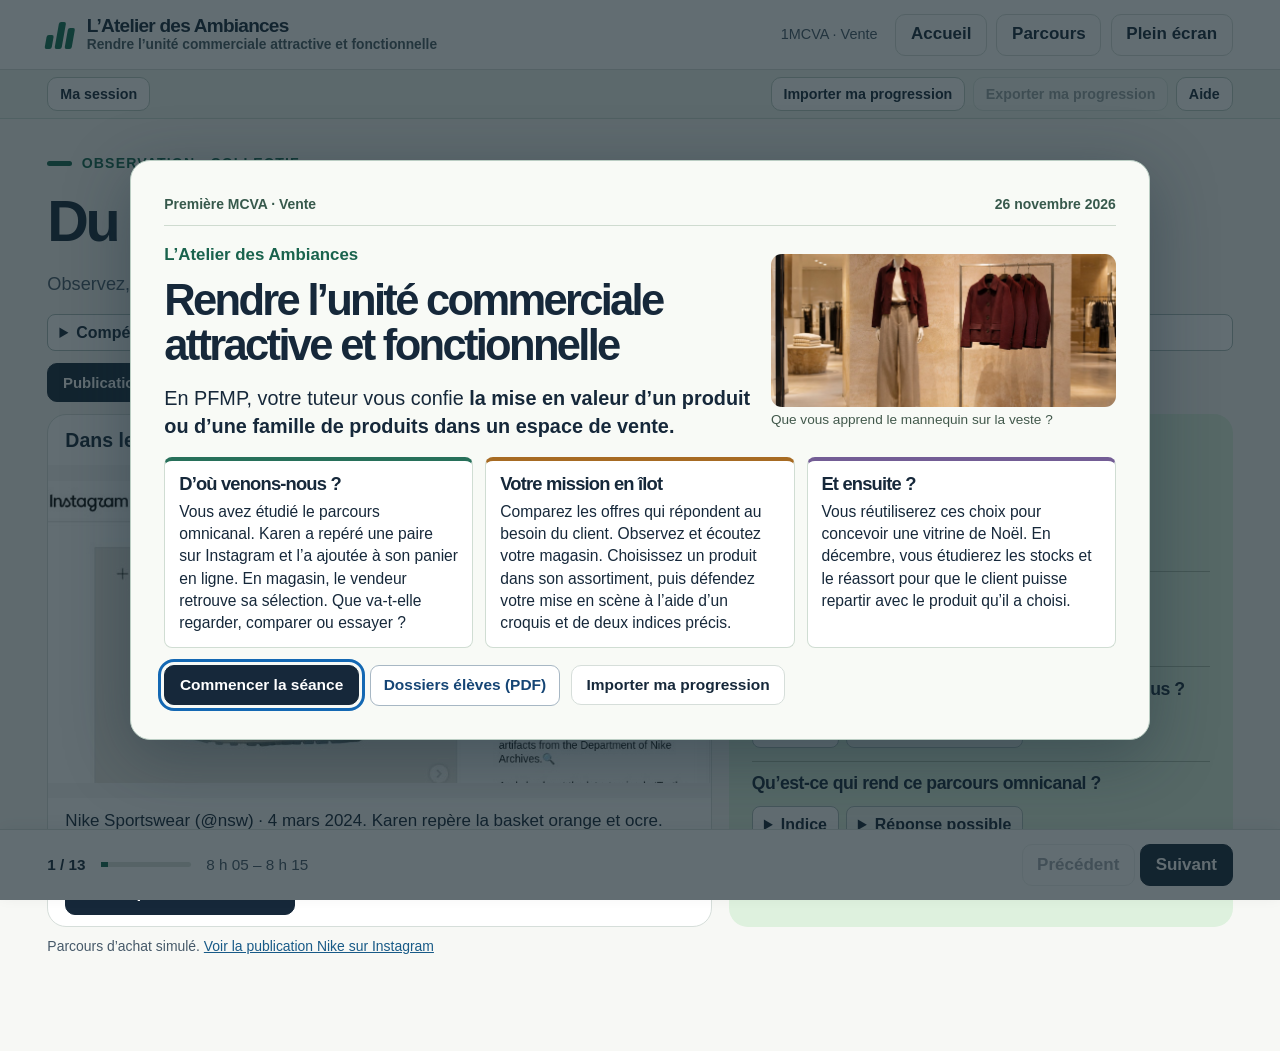
<file: atelier-des-ambiances/index.html>
<!doctype html>
<html lang="fr"><head><meta charset="utf-8"><meta name="viewport" content="width=device-width,initial-scale=1"><meta name="theme-color" content="#182a3b"><title>L’Atelier des Ambiances · Rendre l’unité commerciale attractive et fonctionnelle</title><link rel="stylesheet" href="style.css"><script defer src="scene.js"></script><script defer src="config.js"></script><script defer src="carnet.js"></script><script defer src="cours.js"></script></head><body>
<header class="top"><div class="identity"><i class="brandmark" aria-hidden="true"><b></b><b></b><b></b></i><span>L’Atelier des Ambiances<small>Rendre l’unité commerciale attractive et fonctionnelle</small></span></div><div class="toolbar"><span class="classTag">1MCVA · Vente</span><button id="welcomeOpen">Accueil</button><button id="plan">Parcours</button><button id="full">Plein écran</button></div></header>
<nav id="carnetbar" aria-label="Session et sauvegarde"><button id="sessionButton">Ma session</button><div class="saveTools"><button data-carnet="import">Importer ma progression</button><button data-carnet="export">Exporter ma progression</button><button data-carnet="help" aria-label="Aide pour sauvegarder et reprendre">Aide</button></div></nav><p id="carnetNotice" role="status" hidden></p>
<input type="file" id="importFile" accept=".json,application/json" hidden>
<dialog id="welcomeDialog" aria-labelledby="welcomeTitle">
<div class="welcomeHead"><span class="welcomeEyebrow">Première MCVA · Vente</span><span>26 novembre 2026</span></div>
<div class="welcomeLayout"><div><p class="welcomeCourse">L’Atelier des Ambiances</p>
<h1 id="welcomeTitle">Rendre l’unité commerciale attractive et fonctionnelle</h1>
<p class="welcomeLead">En PFMP, votre tuteur vous confie <strong>la mise en valeur d’un produit ou d’une famille de produits dans un espace de vente.</strong></p></div>
<figure><img id="welcomeImage" alt="Une veste bordeaux portée sur un mannequin, à côté d’un portant de vestes."><figcaption>Que vous apprend le mannequin sur la veste ?</figcaption></figure></div>
<div class="welcomeRoute"><section><h2>D’où venons-nous ?</h2><p>Vous avez étudié le parcours omnicanal. Karen a repéré une paire sur Instagram et l’a ajoutée à son panier en ligne. En magasin, le vendeur retrouve sa sélection. Que va-t-elle regarder, comparer ou essayer ?</p></section>
<section><h2>Votre mission en îlot</h2><p>Comparez les offres qui répondent au besoin du client. Observez et écoutez votre magasin. Choisissez un produit dans son assortiment, puis défendez votre mise en scène à l’aide d’un croquis et de deux indices précis.</p></section>
<section><h2>Et ensuite ?</h2><p>Vous réutiliserez ces choix pour concevoir une vitrine de Noël. En décembre, vous étudierez les stocks et le réassort pour que le client puisse repartir avec le produit qu’il a choisi.</p></section></div>
<div class="welcomeActions"><button class="dark" id="welcomeContinue" autofocus>Commencer la séance</button><a class="linkbtn" id="welcomePdf" download="Dossiers_eleves_1MCVA.pdf">Dossiers élèves (PDF)</a><button data-carnet="import">Importer ma progression</button></div><p id="welcomeNotice" role="status"></p>
</dialog>
<dialog id="sessionDialog" aria-labelledby="sessionHeading"><div id="sessionContent"></div></dialog>
<dialog id="saveHelp" aria-labelledby="saveHeading"><div class="dialoghead"><h2 id="saveHeading">Emporter mon travail</h2><button data-close>Fermer</button></div><ol class="recipe"><li>Clique sur <b>Exporter ma progression</b>. Retrouve le fichier <b>.json</b> dans <b>Téléchargements</b> ou dans le dossier que tu as choisi.</li><li>Envoie-toi ce fichier en pièce jointe sur ta boîte mail. En groupe, chacun peut en garder une copie.</li><li>Sur l’autre ordinateur, télécharge la pièce jointe, ouvre l’Atelier et clique sur <b>Importer ma progression</b>. Choisis le fichier pour retrouver tes réponses et la dernière étape.</li></ol><p>Un clic droit sur Importer ou Exporter ouvre aussi cette aide. Sur téléphone, touche « Aide ».</p></dialog>
<dialog id="confirmImport" aria-labelledby="replaceHeading"><div class="dialoghead"><h2 id="replaceHeading">Reprendre ce carnet ?</h2></div><p id="replaceInfo"></p><p>Le carnet importé remplacera celui de cet onglet. Tu peux d’abord exporter ton travail actuel.</p><div class="tools"><button data-close>Annuler</button><button data-carnet="confirmImport" class="dark">Reprendre le carnet importé</button></div></dialog>
<main id="stage" aria-live="off"></main>
<footer><div class="status"><strong id="count"></strong><div class="track"><i id="progress"></i></div><span id="time"></span></div><div><button id="prev">Précédent</button><button class="dark" id="next">Suivant</button></div></footer>
<dialog id="menu"><div class="dialoghead"><h2>Le parcours des deux heures</h2><button data-close>Fermer</button></div><div id="menulist"></div></dialog>
<dialog id="photo"><div class="dialoghead"><h2 id="photoTitle">Observer la scène</h2><button data-close>Fermer</button></div><img id="large" alt=""><p id="credit"></p></dialog>
<dialog id="help"><div class="dialoghead"><h2>Fiche repère</h2><button data-close>Fermer</button></div><div id="gloss"></div></dialog>
<noscript>Active JavaScript pour parcourir la démonstration.</noscript>
</body></html>
</file>
<file: atelier-des-ambiances/style.css>
*{box-sizing:border-box} :root{--ink:#16283a;--sub:#465969;--paper:#f7f8f5;--line:#d6deda;--c:#11694c;--p:#d8f3ca;--radius:19px;font:17px/1.45 "Inter","Arial",sans-serif}body{margin:0;background:var(--paper);color:var(--ink)}button,select{font:inherit;color:inherit}button{cursor:pointer;border:1px solid var(--line);background:white;border-radius:10px;padding:.46rem .86rem;font-weight:650}button:hover,select:hover{border-color:var(--c)}button:focus-visible,select:focus-visible,a:focus-visible{outline:3px solid #1468b3;outline-offset:3px}button:disabled{opacity:.4;cursor:default}button.dark{background:var(--ink);color:white;border-color:var(--ink)}.top,footer{display:flex;justify-content:space-between;align-items:center;gap:1rem;padding:.8rem clamp(14px,3.7vw,70px);background:#fff;border-bottom:1px solid var(--line)}.top{min-height:62px}.identity,.toolbar,.status,.tools,.tabs,.chips{display:flex;align-items:center;gap:.55rem;flex-wrap:wrap}.identity{font-weight:800;font-size:1.12rem;letter-spacing:-.04em}.brandmark{height:29px;width:30px;display:flex;gap:3px;align-items:flex-end;transform:skew(-10deg)}.brandmark b{background:#117354;width:7px;height:14px;border-radius:2px}.brandmark b:nth-child(2){height:27px}.brandmark b:last-child{height:21px}.classTag{color:var(--sub);font-size:.85rem;margin-right:.5rem}main{max-width:1590px;margin:auto;padding:clamp(16px,2.7vw,40px) clamp(14px,3.7vw,70px) 24px;min-height:calc(100svh - 144px)}.kicker{display:flex;align-items:center;gap:.55rem;color:var(--c);font-size:.83rem;font-weight:800;letter-spacing:.08em;text-transform:uppercase}.kicker:before{content:"";width:25px;height:5px;background:var(--c);border-radius:4px}h1,h2,h3,p{margin:0}h1{font-size:clamp(2.1rem,4.5vw,4.75rem);font-weight:780;letter-spacing:-.062em;line-height:1.03;margin:.32em 0 .36em}h2{font-size:clamp(1.3rem,2.15vw,2rem);letter-spacing:-.045em;line-height:1.14;margin:.2em 0 .5em}h3{letter-spacing:-.026em}.intro{font-size:clamp(1rem,1.42vw,1.32rem);line-height:1.35;color:var(--sub);max-width:95ch;margin:.1rem 0 1.05rem}.grid{display:grid;grid-template-columns:minmax(0,1.32fr) minmax(0,1fr);gap:1rem;align-items:stretch}.grid.flip{grid-template-columns:1fr 1.18fr}.panel,.sheet,.scene,.mini{border-radius:var(--radius);border:1px solid var(--line);background:white;padding:clamp(15px,1.7vw,27px);min-width:0}.tint{background:var(--p);border-color:transparent}.scene{padding:0;overflow:hidden;display:flex;flex-direction:column;position:relative;background:#142932;color:white;min-height:240px}.scene img{width:100%;height:clamp(210px,34vh,410px);object-fit:cover;display:block}.scene .capt{padding:.7rem 1rem;display:flex;align-items:center;justify-content:space-between;gap:.8rem;font-size:.9rem}.capt button{font-size:.85rem;color:white;background:transparent;border-color:#78909a;white-space:nowrap}.minor{font-size:.86rem;font-weight:750;color:var(--c)}.scene .minor{color:#bff1ce}.promptrow{display:flex;gap:.7rem;padding:.65rem 0;border-bottom:1px solid #a6bdaa;align-items:baseline;font-size:clamp(1.04rem,1.6vw,1.45rem);line-height:1.24;font-weight:650}.promptrow:last-child{border-bottom:0}.mark{font:700 .78rem/1 Arial;min-width:1.35rem;color:var(--c)}.tabs{margin:.7rem 0}.tabs button,.chips button{font-size:.88rem}.tabs button.on,.chips button.on{color:#fff;background:var(--ink);border-color:var(--ink)}.tools{margin-top:.8rem}.soft{background:var(--p);border-color:transparent;color:var(--ink)}.under{background:transparent;padding:0 .05em;color:var(--c);border:0;border-bottom:2px dotted var(--c);border-radius:0;font-weight:750}.defanswer{margin:.6rem 0;padding:.65rem .9rem;border-left:4px solid var(--c);background:var(--p);color:var(--ink);font-size:1rem}.defanswer:empty{display:none}.cards{display:grid;grid-template-columns:repeat(4,minmax(0,1fr));gap:.7rem}.store{border-radius:var(--radius);overflow:hidden;border:1px solid var(--line);background:white}.store img{width:100%;height:clamp(110px,18vh,180px);object-fit:cover;display:block}.store .inside{padding:.8rem}.store h3{font-size:1.25rem}.store p{font-size:.93rem;color:var(--sub)}.revealing{animation:reel .16s infinite alternate}.wheel{border-radius:50%;width:72px;aspect-ratio:1;margin:12px auto;background:conic-gradient(#167858 0 25%,#ffae83 25% 50%,#aea2f4 50% 75%,#e3de86 75% 100%);border:6px solid white;box-shadow:0 0 0 1px var(--line);position:relative}.wheel:after{content:"";position:absolute;inset:36%;background:#172a37;border:3px solid white;border-radius:50%}.reel{padding:.7rem;text-align:center}.reel .wheel.spinning{animation:spin .5s linear infinite}@keyframes spin{to{transform:rotate(360deg)}}@keyframes reel{to{opacity:.55}}.missionlead{display:flex;align-items:center;gap:1rem;justify-content:space-between;flex-wrap:wrap;margin-bottom:.7rem}.missionlead select{padding:.48rem;border-radius:8px;border:1px solid var(--line);background:white;font-weight:bold;max-width:100%}.choiceGrid{display:grid;grid-template-columns:repeat(2,minmax(0,1fr));gap:.55rem;margin:.8rem 0}.option{display:flex;align-items:baseline;gap:.65rem;text-align:left;min-height:3.4rem;line-height:1.24;padding:.72rem}.option span{background:#edf1f1;border-radius:6px;color:var(--sub);padding:.1rem .35rem;font-size:.83rem}.option.chosen{border:2px solid var(--c);background:var(--p)}.answer{padding:.76rem .9rem;border-left:4px solid var(--c);background:#f1f5f0;margin-top:.65rem}.answer strong{display:block}.steps{display:grid;gap:.55rem;margin:.5rem 0}.step{padding:.62rem .8rem;background:#f2f5f2;border-radius:9px;line-height:1.3}.step b{color:var(--c)}.step small{display:block;color:var(--sub);font-size:.86rem}.sample{padding:.8rem;border-radius:11px;background:#f1f4f2;margin:.6rem 0}.sample div+div{border-top:1px solid var(--line);padding-top:.35rem;margin-top:.35rem}.brief{margin:.7rem 0;padding:.75rem 1rem;background:var(--p);border-radius:10px}.brief b{color:var(--c)}.terms{display:grid;grid-template-columns:repeat(3,minmax(0,1fr));gap:.8rem}.termcard{background:white;border:1px solid var(--line);border-radius:var(--radius);overflow:hidden}.termcard img{width:100%;height:clamp(100px,16vh,160px);object-fit:cover;display:block}.termcard section{padding:1rem}.termcard p{color:var(--sub);margin:.4rem 0}.screenHead{font-size:1.15rem;line-height:1.4}.small{color:var(--sub);font-size:.9rem}.showcase{background:#e7e6f6;color:#302857;padding:1rem;border-radius:13px}.lexline{margin:.7rem 0}.compare{margin:.6rem 0;padding:.7rem 1rem;background:#f5f3ff;border-radius:10px}.textline{display:block;margin:.4rem 0}.teacher{margin:.55rem 0 0}.teacher summary{cursor:pointer;font-weight:bold;color:var(--c)}a{color:#185a87}footer{border-top:1px solid var(--line);border-bottom:none;min-height:67px;position:sticky;bottom:0;z-index:3;box-shadow:0 -3px 14px #152a3410}.status{gap:.9rem;font-size:.9rem}.track{width:90px;height:5px;background:#dde4de;border-radius:4px}.track i{background:var(--c);height:100%;display:block;transition:width .2s}.status span{color:var(--sub)}footer button{margin-left:.3rem}dialog{max-width:min(850px,94vw);max-height:88vh;border:1px solid var(--line);border-radius:18px;padding:1.2rem;color:var(--ink);box-shadow:0 16px 65px #13293660}dialog::backdrop{background:#122232aa}.dialoghead{display:flex;justify-content:space-between;align-items:center;gap:1rem;margin-bottom:.5rem}#menulist{display:grid;grid-template-columns:1fr 1fr;gap:.4rem}#menulist button{text-align:left;display:flex;flex-direction:column}#menulist button small{color:var(--sub);font-size:.8rem}#photo{width:min(1100px,95vw)}#large{width:100%;max-height:65vh;object-fit:contain;background:#10191b}#credit{font-size:.85rem}#gloss p{margin:.4rem 0}.ghost{background:transparent}.inlinepic{width:100%;max-height:130px;object-fit:cover;border-radius:10px}.finalForm{border-top:7px solid #7052a2}.result{font-size:1.18rem;font-weight:bold}.sr{position:absolute;height:1px;width:1px;clip-path:inset(50%);overflow:hidden}
@media(min-width:1600px){:root{font-size:21px}}@media(max-width:850px){.grid,.grid.flip{grid-template-columns:1fr 1fr}.cards{grid-template-columns:1fr 1fr}.terms{gap:.35rem}.termcard section{padding:.65rem}.top{padding:.6rem .9rem}}
@media(max-width:650px){:root{font-size:16px}.top{align-items:flex-start;gap:.3rem}.toolbar{gap:.2rem}.toolbar button{padding:.35rem .5rem;font-size:.85rem}.classTag{display:none}.identity{font-size:1rem}.grid,.grid.flip,.terms,.choiceGrid{grid-template-columns:1fr}.termcard{display:flex;align-items:center}.termcard img{width:26%;height:115px}.scene img{height:205px}.track{display:none}.status{gap:.3rem;flex-direction:column;align-items:flex-start}.cards{gap:.45rem}#menulist{grid-template-columns:1fr}main{min-height:0}.top .brandmark{display:none}footer{padding:.55rem .65rem}.terms .defanswer{padding:.4rem}.scene{min-height:0}}@media(prefers-reduced-motion:reduce){*{animation:none!important;transition:none!important}}
#printSheet{display:none}@media print{@page{size:A4;margin:13mm}html body>*{display:none!important}html body>#printSheet{display:block!important;color:black}#printSheet h1{font-size:24pt}#printSheet h2{margin-top:6mm;font-size:15pt}#printSheet p{font-size:11pt;margin:3mm 0}#printSheet img{width:95mm;height:52mm;object-fit:cover}#printSheet .ruled{font-size:11pt;line-height:1.25;border-bottom:1px dotted #999;padding:2mm 0 6mm}}
.casePic{display:block;width:100%;height:clamp(100px,19vh,220px);object-fit:cover;border-radius:12px;margin:.55rem 0 .8rem}
.identity small{display:block;color:#485c65;font-size:.81rem;letter-spacing:0;font-weight:550;line-height:1.22}.identity>span{line-height:1.15}.tutor{padding:1rem 1.25rem;background:var(--ink);color:#fff;border-radius:14px;border-left:8px solid #efac55;margin:.7rem 0 1rem}.tutor strong{display:block;font-size:clamp(1.18rem,2.05vw,1.9rem);line-height:1.25}.tutor .minor{color:#f6ca8d;margin-bottom:.38rem}.aid{border:1px solid #aabcb9;background:#fff;color:var(--ink);border-radius:8px;padding:.33rem .65rem;font-size:.94rem;margin:.25rem 0}.aid summary,.localtest summary{font-weight:650;cursor:pointer}.aid>div{padding:.4rem 0 .15rem}.aids{display:flex;gap:.4rem;flex-wrap:wrap;margin:.3rem 0}.aids .aid[open]{flex-basis:100%}.solution{background:#eef4ef}.exercise+.exercise{border-top:1px solid #a9bda9;padding-top:.56rem;margin-top:.5rem}.exercise h3{font-size:1.04rem}.linkbtn{display:inline-block;background:#fff;text-decoration:none;border-radius:9px;padding:.48rem .75rem;color:#154575;border:1px solid #a7b7c4;font-weight:650}.primary{background:var(--ink);color:white}.wheelgrid{display:grid;grid-template-columns:1fr .95fr 1fr;gap:.8rem;grid-template-areas:"a wheel b" "c wheel d";align-items:stretch}.wheelgrid article:nth-child(1){grid-area:a}.wheelgrid article:nth-child(2){grid-area:b}.wheelgrid article:nth-child(4){grid-area:c}.wheelgrid article:nth-child(5){grid-area:d}.hub{grid-area:wheel;display:flex;align-items:center;justify-content:center;flex-direction:column;gap:1rem}.roulette{width:min(20vw,234px);min-width:110px;aspect-ratio:1;border-radius:50%;position:relative;background:conic-gradient(#e8ad69 0 25%,#e6dbe9 25% 50%,#98ba9c 50% 75%,#91a8d1 75%);box-shadow:0 0 0 6px white,0 0 0 7px #9eafad}.roulette:after{content:"";position:absolute;inset:43%;border-radius:50%;background:#20313e}.roulette b{position:absolute;font-size:clamp(.55rem,1vw,.9rem)}.roulette b:nth-child(1){top:24%;right:20%}.roulette b:nth-child(2){bottom:23%;right:19%}.roulette b:nth-child(3){bottom:23%;left:20%}.roulette b:nth-child(4){top:26%;left:4%}.spinning{animation:spin .55s linear infinite}.drawcard img{height:95px}.fourmissions{display:grid;grid-template-columns:repeat(2,minmax(0,1fr));gap:.7rem}.fourmissions .dossier h2{margin-bottom:.25rem}.offerlist p{padding:.24rem 0;border-bottom:1px solid var(--line);line-height:1.25}.offerlist b{color:var(--c);padding-right:.3rem}.fourmissions .scene{min-height:0}.fourmissions .scene img{height:180px}.dossier .scene .capt{padding:.45rem .7rem}.scene{margin:0}.singlemission>.dossier{max-width:920px;margin:auto}.audioBox{padding:.55rem 0}.audioBox b,.audioBox small{display:block}.audioBox small,.footnote{color:var(--sub);font-size:.82rem}.audioBox audio{display:block;max-width:100%;width:285px;height:34px;margin:.3rem 0}.recipe{padding:.6rem 1rem .6rem 2.3rem;background:#fff;border:1px solid var(--line);border-radius:12px}.recipe li{padding:.24rem 0}.social{background:white;border:1px solid var(--line);border-radius:var(--radius);overflow:hidden;align-self:start}.socialtop,.postby,.postbody{padding:.65rem 1rem}.socialtop{font-weight:800;font-size:1.15rem;display:flex;align-items:center;justify-content:space-between}.socialtop span{font-size:.8rem;color:var(--sub)}.postby{font-size:.9rem;display:flex;gap:.5rem}.postby i{font-style:normal;color:#1265ac}.postPhoto{display:block;width:100%;height:clamp(240px,37vh,510px);object-fit:contain;background:#f6f6f6}.social a small{display:block}.footnote{margin-top:.55rem}.formLink{display:flex;gap:1rem;align-items:center;background:#f0ebf8;border-radius:16px;padding:1rem;margin-bottom:.8rem}.formLink img{width:clamp(155px,18vw,240px);background:white}.need{margin:.4rem 0}.localtest h2{margin:.55rem 0}.localtest .tools{margin-top:.7rem}.panel textarea{width:100%;min-height:10rem;display:block;font:inherit;border:1px solid #728592;border-radius:7px}.dossier .minor{color:#584128}.qLocal{margin-top:.5rem}.defanswer{line-height:1.4}.termcard .lexline{padding:.35rem 0;border-bottom:1px solid var(--line)}.softList{margin:.6rem 0}.softList li{padding:.25rem 0}@media(max-width:680px){.fourmissions{grid-template-columns:1fr}.tutor strong{font-size:1.1rem}.wheelgrid{grid-template-columns:1fr 1fr;grid-template-areas:"wheel wheel" "a b" "c d"}.roulette{width:120px}.identity small{font-size:.66rem;max-width:19em}.formLink{display:block}.terms .termcard img{align-self:start;margin-top:.6rem}.terms .termcard{display:block}.terms .termcard img{width:100%;margin:0}.track{display:none}}
.imageAction{width:100%;display:block;border:0;padding:0;border-radius:0;background:white}.imageAction:hover{outline:2px solid #286b86;outline-offset:-2px}
@media(min-width:960px){.fourmissions.mission1{grid-template-columns:repeat(4,minmax(0,1fr));gap:.58rem}.mission1 .dossier{padding:.64rem .76rem}.mission1 .dossier h2{font-size:1.5rem}.mission1 .need{line-height:1.22}.mission1 .offerlist p{padding:.26rem 0}.mission1 .aids .aid{font-size:.85rem}.mission1 .tools a{font-size:.85rem}.mission1 .tools{margin-top:.4rem}}

#carnetbar{display:flex;align-items:center;justify-content:space-between;gap:.75rem;flex-wrap:wrap;padding:.38rem clamp(14px,3.7vw,70px);border-bottom:1px solid #cbdcd5;background:#edf4ed}
#carnetbar button{font-size:.84rem;padding:.34rem .7rem;border-color:#bacbc3}
.saveTools,.modeButtons{display:flex;gap:.45rem;flex-wrap:wrap}
#carnetNotice{padding:.55rem clamp(14px,3.7vw,70px);background:#fff5cd;color:#38412a}
#sessionDialog,#saveHelp,#confirmImport{max-width:min(620px,94vw);max-height:88svh;overflow:auto}
#sessionHeading{margin:.55rem 0}.modeButtons{margin:1rem 0}.modeButtons button{flex:1;text-align:left;padding:.8rem 1rem}.modeButtons small{display:block;font-size:.8rem;font-weight:400}
.modeButtons [aria-pressed="true"],.planGrid [aria-pressed="true"],.shopChooser [aria-pressed="true"]{background:#e3f1e9;border:2px solid #257154;box-shadow:inset 0 0 0 1px #257154}
.carnetField{display:block;margin:.5rem 0;font-weight:650;font-size:.94rem}
.carnetField textarea,.carnetField input,.carnetField select,.panel .carnetField textarea{display:block;width:100%;min-height:0;margin:.25rem 0;padding:.5rem .65rem;line-height:1.35;border:1px solid #83978c;border-radius:7px;font:inherit;font-weight:400;background:white;color:var(--ink)}
.carnetField textarea{resize:vertical}.workFields{margin:1rem 0;padding:.8rem 1rem;border:1px solid #acc3b8;border-radius:12px;background:#f6faf6;min-width:0}.workFields legend{font-weight:750;padding:0 .4rem}.lineFields,.sensFields{display:grid;gap:.75rem;grid-template-columns:minmax(8rem,1fr) 2fr}.sensFields{grid-template-columns:repeat(3,minmax(0,1fr))}.lineFields+.lineFields,.sensFields+.sensFields{padding-top:.3rem;border-top:1px solid #d5e2da}
.shopChooser{display:grid;grid-template-columns:repeat(auto-fit,minmax(150px,1fr));gap:.8rem}.shopChooser button{overflow:hidden;padding:0}.shopChooser img{display:block;width:100%;height:140px;object-fit:cover}.shopChooser span{display:block;padding:.6rem}.carnetNav{margin:.6rem 0}.planGrid{display:grid;grid-template-columns:repeat(3,1fr);gap:.35rem;margin-top:.7rem}.planGrid button{font-size:.9rem;min-height:3rem}.planEntrance{text-align:center;color:#285c46;font-weight:700}.replaceWarning{padding:.6rem;background:#fff2dc}.saveTools{justify-content:flex-end}
@media(max-width:660px){.lineFields,.sensFields{grid-template-columns:1fr;gap:0}.saveTools{justify-content:flex-start}#carnetbar{gap:.35rem}.planGrid button{font-size:.76rem;padding:.2rem}.workFields{padding:.6rem}.top{flex-wrap:wrap}}

#welcomeDialog{border:1px solid #bacdc3;border-radius:20px;padding:clamp(1rem,2.6vw,2.4rem);width:min(1020px,94vw);max-width:94vw;max-height:92svh;overflow:auto;background:#f8faf6;color:#16283a}
#welcomeDialog::backdrop{background:rgba(18,34,42,.66)}
.welcomeHead,.welcomeActions{display:flex;gap:.65rem;align-items:center;flex-wrap:wrap}
.welcomeHead{justify-content:space-between;font-weight:650;font-size:.82rem;border-bottom:1px solid #cfdbd0;padding-bottom:.6rem;color:#37594c}
.welcomeLayout{display:grid;grid-template-columns:1.7fr 1fr;gap:1.2rem;align-items:center;margin:1rem 0}
.welcomeCourse{font-size:.99rem;color:#19634d;font-weight:750}.welcomeLayout h1{font-size:clamp(1.85rem,3.4vw,3.1rem);line-height:1.04;margin:.25em 0 .36em}
.welcomeLead{font-size:clamp(1rem,1.55vw,1.19rem);line-height:1.42}
.welcomeLayout figure{margin:0}.welcomeLayout img{display:block;width:100%;height:clamp(100px,17vh,165px);object-fit:cover;object-position:center 42%;border-radius:11px}
.welcomeLayout figcaption{font-size:.8rem;line-height:1.3;margin-top:.25rem;color:#42594c}
.welcomeRoute{display:grid;grid-template-columns:repeat(3,1fr);gap:.7rem}
.welcomeRoute section{background:white;border:1px solid #d0ddd3;border-top:4px solid #27705a;border-radius:8px;padding:.72rem .82rem}
.welcomeRoute section:nth-child(2){border-top-color:#a76b23}.welcomeRoute section:nth-child(3){border-top-color:#735d95}
.welcomeRoute h2{font-size:1.08rem;margin:0 0 .35rem}.welcomeRoute p{font-size:.92rem;line-height:1.43}
.welcomeActions{margin-top:1rem}.welcomeActions button,.welcomeActions a{font-size:.91rem}
#welcomeNotice:empty{display:none}#welcomeNotice{padding:.55rem;color:#793b13}
@media(max-width:680px){.welcomeRoute{grid-template-columns:1fr}.welcomeLayout{grid-template-columns:1fr}.welcomeLayout figure{display:none}.welcomeActions{align-items:stretch}.welcomeRoute section{padding:.65rem .7rem}}
</file>
